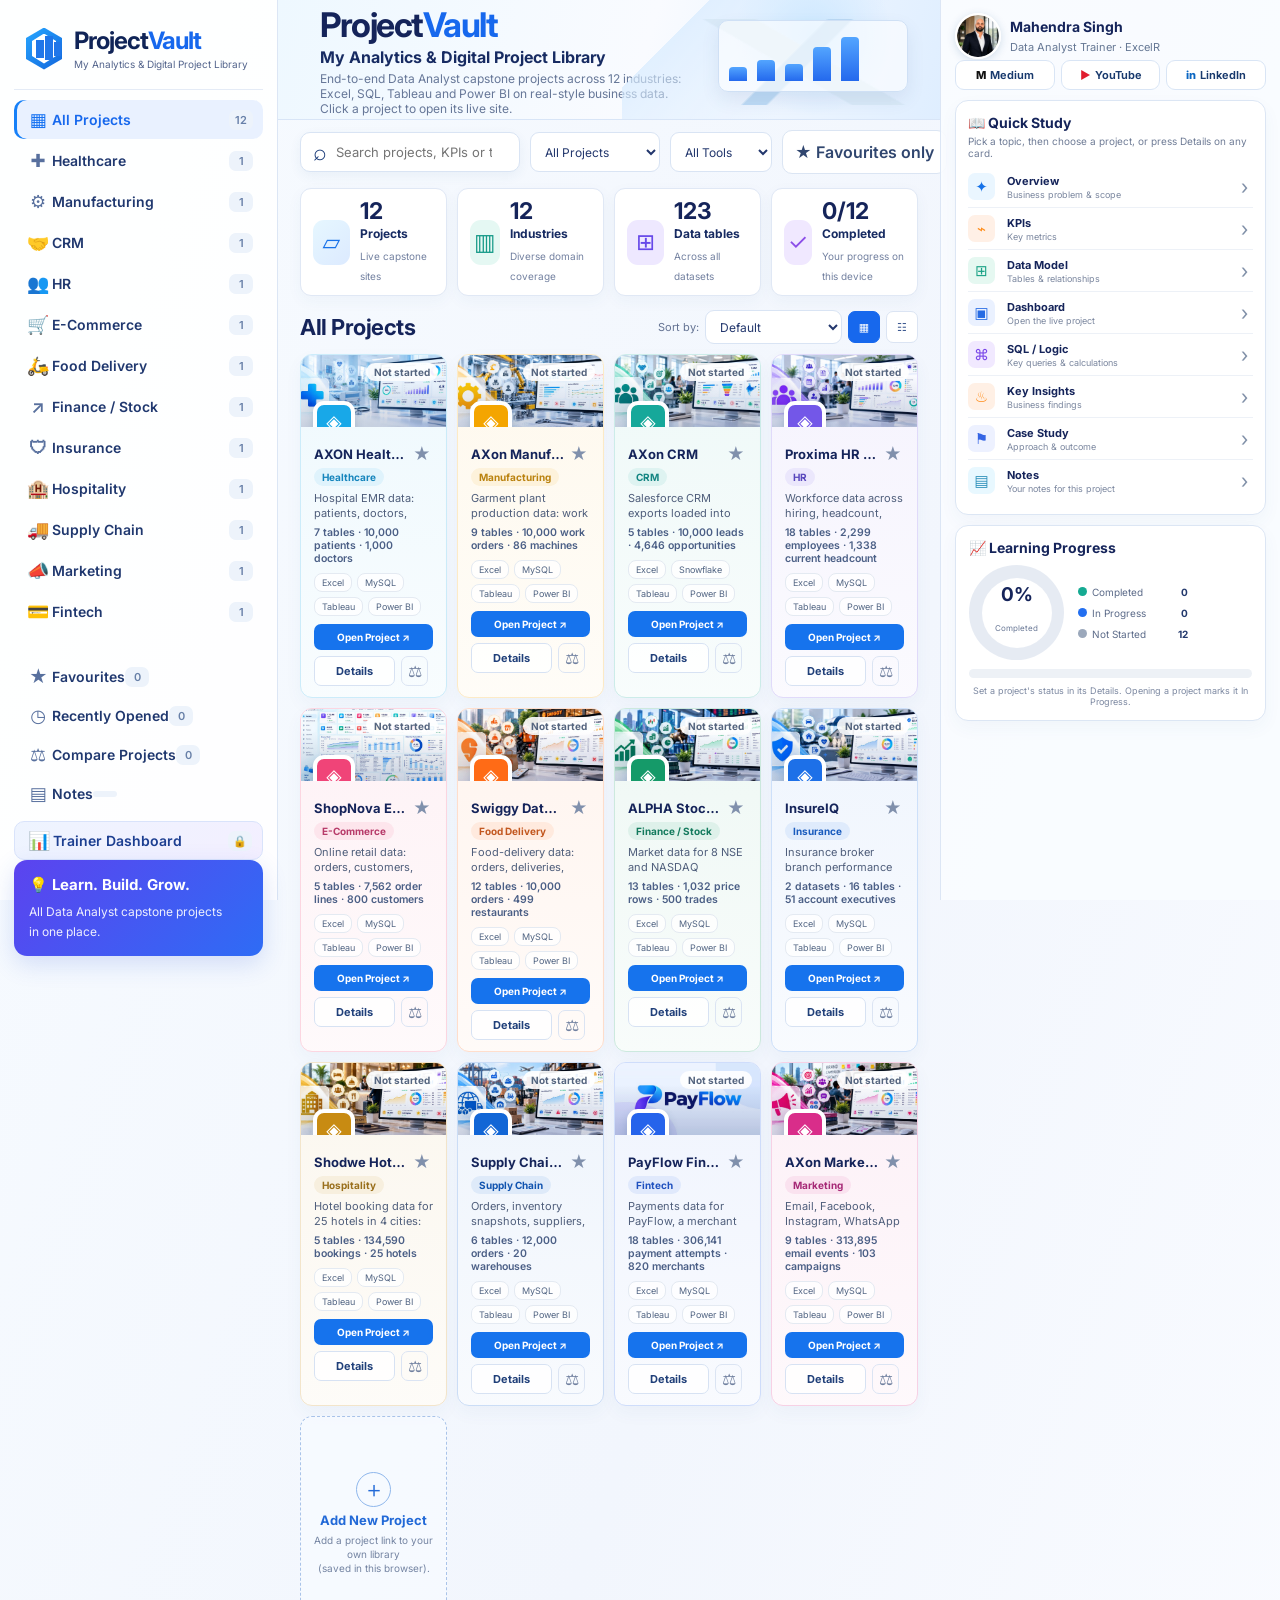
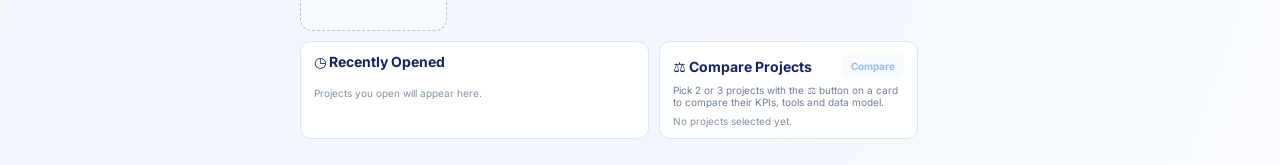
<file: index.html>
<!doctype html>
<html lang="en">
<head>
<meta charset="UTF-8">
<meta name="viewport" content="width=device-width,initial-scale=1">
<title>ProjectVault — Data Analyst Capstone Project Library</title>
<meta name="description" content="Mahendra Singh's library of end-to-end Data Analyst capstone projects: healthcare, manufacturing, CRM, HR, e-commerce, food delivery, stock market, insurance, hospitality, supply chain, marketing and fintech payments.">
<link rel="icon" href="data:image/svg+xml,%3Csvg xmlns='http://www.w3.org/2000/svg' viewBox='0 0 64 64'%3E%3Cpath d='M32 2l28 15v30L32 62 4 47V17z' fill='%231768ed'/%3E%3Crect x='19' y='24' width='6' height='18' fill='%23fff'/%3E%3Crect x='29' y='18' width='6' height='24' fill='%23fff'/%3E%3Crect x='39' y='28' width='6' height='14' fill='%23fff'/%3E%3C/svg%3E">
<link rel="preconnect" href="https://fonts.googleapis.com"><link rel="preconnect" href="https://fonts.gstatic.com" crossorigin>
<link href="https://fonts.googleapis.com/css2?family=Inter:wght@400;500;600;700;800&display=swap" rel="stylesheet">
<link rel="stylesheet" href="styles.css?v=6">
</head>
<body>
<div id="app"><noscript>ProjectVault needs JavaScript to show the project library.</noscript></div>
<script src="app.js?v=7"></script>
</body>
</html>
</file>
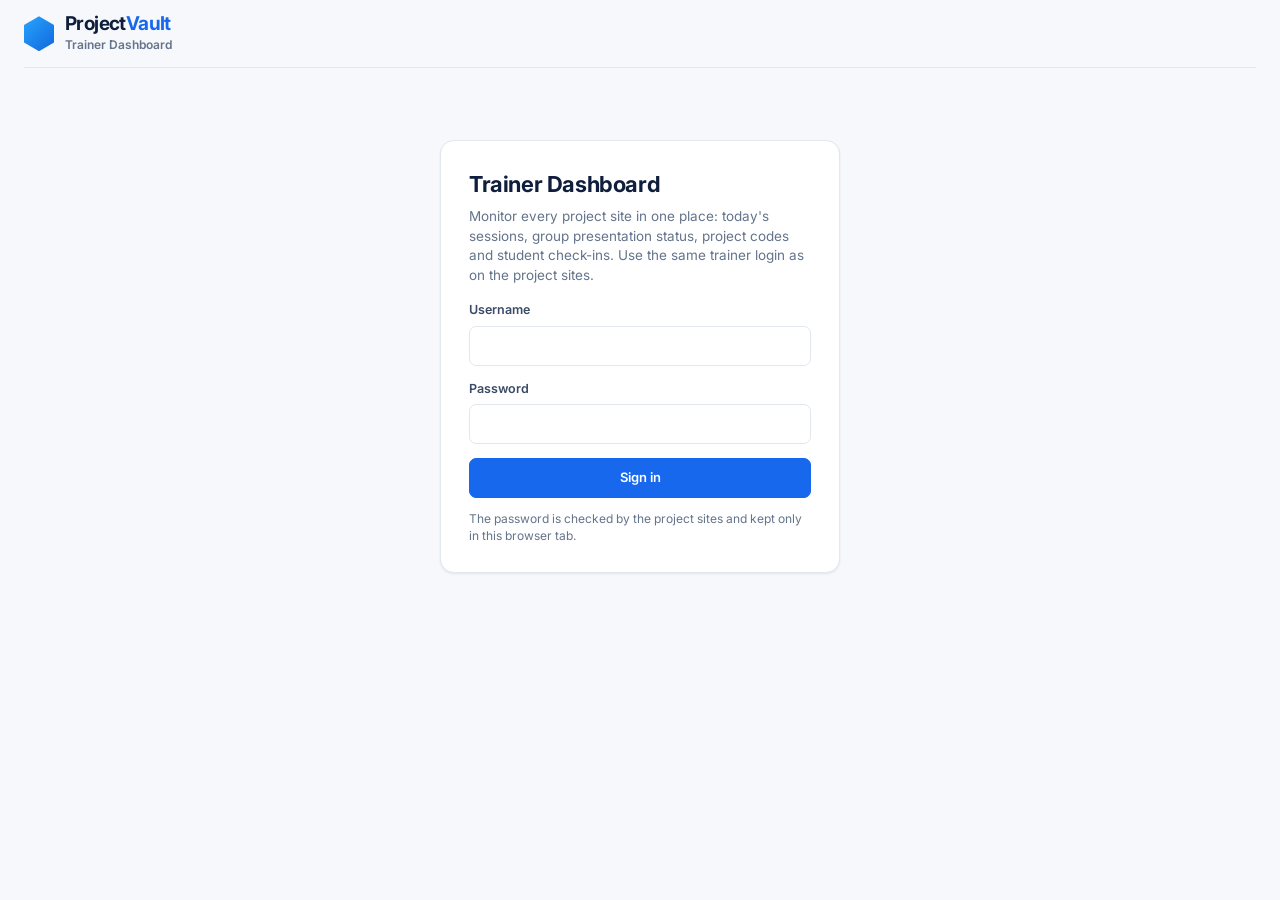
<file: tracker.html>
<!doctype html>
<html lang="en">
<head>
<meta charset="UTF-8">
<meta name="viewport" content="width=device-width,initial-scale=1">
<title>Trainer Dashboard · ProjectVault</title>
<meta name="robots" content="noindex">
<link rel="icon" href="data:image/svg+xml,%3Csvg xmlns='http://www.w3.org/2000/svg' viewBox='0 0 64 64'%3E%3Cpath d='M32 2l28 15v30L32 62 4 47V17z' fill='%231768ed'/%3E%3Crect x='19' y='24' width='6' height='18' fill='%23fff'/%3E%3Crect x='29' y='18' width='6' height='24' fill='%23fff'/%3E%3Crect x='39' y='28' width='6' height='14' fill='%23fff'/%3E%3C/svg%3E">
<link rel="preconnect" href="https://fonts.googleapis.com"><link rel="preconnect" href="https://fonts.gstatic.com" crossorigin>
<link href="https://fonts.googleapis.com/css2?family=Inter:wght@400;500;600;700;800&display=swap" rel="stylesheet">
<link rel="stylesheet" href="tracker.css?v=8">
</head>
<body>
<main id="trk"><noscript>The trainer dashboard needs JavaScript.</noscript></main>
<script src="tracker.js?v=10"></script>
</body>
</html>
</file>
<file: styles.css>
:root{--blue:#1768ed;--navy:#12285f;--ink:#15245a;--muted:#6c7896;--line:#e2e9f5;--bg:#f5f8fe;--card:#fff}*{box-sizing:border-box}html,body{margin:0;min-height:100%;font-family:Inter,ui-sans-serif,system-ui,-apple-system,"Segoe UI",sans-serif;background:var(--bg);color:var(--ink)}button,input,select,textarea{font:inherit}button{cursor:pointer;border:0;background:none;color:inherit}a{text-decoration:none;color:inherit}.shell{display:grid;grid-template-columns:278px minmax(0,1fr) 340px;min-height:100vh;background:linear-gradient(110deg,#f7fbff,#f2f6fd 60%,#f9fbff)}.sidebar{background:#ffffffd9;border-right:1px solid #dce6f5;padding:18px 14px;display:flex;flex-direction:column;position:sticky;top:0;height:100vh}.brand{display:flex;align-items:center;gap:12px;padding:2px 12px 20px}.brand strong{display:block;font-size:24px;letter-spacing:-1px;color:#102457}.brand strong span,.hero h1 span{color:#1768ed}.brand small{font-size:10px;color:#53648c;display:block;margin-top:1px}.brandCube{width:36px;height:42px;position:relative;background:linear-gradient(135deg,#27a6ff,#1266dc);clip-path:polygon(50% 0,100% 25%,100% 75%,50% 100%,0 75%,0 25%);filter:drop-shadow(0 4px 6px #2e7ce54d)}.brandCube:before{content:"";position:absolute;inset:6px;background:#fff;clip-path:polygon(50% 0,100% 25%,100% 75%,50% 100%,0 75%,0 25%)}.brandCube i,.brandCube b,.brandCube em{position:absolute;background:#2076e9;display:block}.brandCube i{width:8px;height:18px;left:10px;top:12px}.brandCube b{width:8px;height:24px;left:19px;top:8px}.brandCube em{width:7px;height:14px;left:28px;top:14px}.nav{display:flex;flex-direction:column;gap:2px}.nav button,.utility{height:39px;border-radius:10px;display:grid;grid-template-columns:28px 1fr 24px;align-items:center;padding:0 10px;color:#20386f;text-align:left;font-weight:600;font-size:14px}.nav button:hover,.utility:hover,.nav button.active{background:#e6f3ff;color:#145be4}.nav button.active{box-shadow:inset 3px 0 #1680f8}.iconGlyph{font-size:18px;text-align:center;color:#58709e}.nav button.active .iconGlyph{color:#1471f2}.nav small,.utility small{font-size:11px;text-align:center;color:#6880a8;background:#edf3fb;border-radius:7px;padding:3px 5px}.navDivider{height:1px;background:#e4ebf6;margin:13px 12px}.sidebarBottom{margin-top:auto;border-radius:13px;padding:15px;background:linear-gradient(135deg,#5c43ef,#2e6cf5);color:#fff;box-shadow:0 8px 24px #315ed62e}.sidebarBottom b{display:block;font-size:15px;margin-bottom:6px}.sidebarBottom span{font-size:12px;line-height:1.45;opacity:.9}.main{padding:0 22px 26px;min-width:0}.hero{height:120px;margin:0 -22px 10px;padding:19px 22px 14px 42px;display:flex;justify-content:space-between;align-items:center;background:linear-gradient(105deg,#eef8ff 0%,#f9fbff 55%,#dfeeff);border-bottom:1px solid #d8e5f7;position:relative;overflow:hidden}.hero:after{content:"";position:absolute;right:0;top:0;width:48%;height:100%;background:radial-gradient(circle at 60% 30%,#bfe3ff 0,transparent 38%),linear-gradient(135deg,transparent 20%,#d8ecff 20%,transparent 62%);opacity:.7}.hero h1{font-size:34px;line-height:1;margin:0 0 5px;letter-spacing:-1.5px}.hero h2{font-size:16px;margin:0 0 4px;color:#172b62}.hero p{font-size:12px;color:#667798;margin:0}.heroArt{width:330px;height:100%;position:relative;z-index:2}.mountain{position:absolute;inset:0;background:linear-gradient(135deg,transparent 44%,#b8d7f3 45% 52%,transparent 53%),linear-gradient(30deg,transparent 43%,#d7e8f7 44% 57%,transparent 58%);opacity:.9}.miniChart{position:absolute;right:10px;bottom:13px;width:190px;height:72px;background:#fff9;border:1px solid #cfe0f5;border-radius:10px;box-shadow:0 8px 18px #31598b18;display:flex;align-items:end;gap:10px;padding:10px}.miniChart span{width:18px;background:linear-gradient(#53a5ff,#2469ed);border-radius:4px 4px 0 0}.miniChart span:nth-child(1){height:28%}.miniChart span:nth-child(2){height:42%}.miniChart span:nth-child(3){height:35%}.miniChart span:nth-child(4){height:68%}.miniChart span:nth-child(5){height:88%}.toolbar{display:grid;grid-template-columns:minmax(250px,1fr) 130px 105px 105px 130px;gap:10px;align-items:center;margin-bottom:14px}.search{height:40px;background:#fff;border:1px solid #d9e4f4;border-radius:10px;display:flex;align-items:center;padding:0 12px;box-shadow:0 4px 12px #335b9410}.search span{font-size:23px;margin-right:7px;color:#193a78}.search input{border:0;outline:0;width:100%;font-size:13px;color:#22356c}.toolbar select,.contentTitle select{height:40px;background:#fff;border:1px solid #d9e4f4;border-radius:9px;padding:0 10px;color:#23376d;font-size:12px;outline:none}.addBtn{height:40px;border-radius:9px;background:linear-gradient(135deg,#1679f5,#2263e8);color:#fff;font-weight:700;box-shadow:0 6px 16px #1c69eb30}.stats{display:grid;grid-template-columns:repeat(4,1fr);gap:10px;margin-bottom:14px}.stat{background:#fff;border:1px solid #e0e8f5;border-radius:11px;padding:11px 12px;display:flex;gap:10px;align-items:center;min-height:76px;box-shadow:0 5px 16px #30598f0b}.statIcon{width:45px;height:45px;border-radius:11px;display:grid;place-items:center;font-size:23px;background:linear-gradient(135deg,#e6f7ff,#dceaff);color:#1872e9}.stat:nth-child(2) .statIcon{background:#e5f8f3;color:#169a88}.stat:nth-child(3) .statIcon{background:#eee8ff;color:#6749e9}.stat:nth-child(4) .statIcon{background:#f0e8ff;color:#8b4de8}.stat strong{font-size:23px;display:block;line-height:1}.stat b{font-size:12px;display:block;margin:3px 0;color:#172b62}.stat small{font-size:10px;color:#7381a0}.contentTitle{display:flex;justify-content:space-between;align-items:center;margin:4px 0 10px}.contentTitle h3{margin:0;font-size:22px;letter-spacing:-.5px}.contentTitle>div{display:flex;align-items:center;gap:6px;color:#647393;font-size:11px}.contentTitle select{height:34px}.viewBtn{height:32px;width:32px;border:1px solid #dbe4f3;border-radius:7px;background:#fff;color:#3e5a91}.grid{display:grid;grid-template-columns:repeat(4,minmax(0,1fr));gap:10px}.card{background:#fff;border:1px solid #dce6f4;border-radius:12px;overflow:hidden;box-shadow:0 7px 18px #32588d0b;min-width:0;transition:.18s}.card:hover{transform:translateY(-2px);box-shadow:0 12px 26px #32588d1b}.cardImg{height:72px;position:relative;overflow:hidden;background:#eaf3ff}.cardImg img{width:100%;height:100%;object-fit:cover;display:block}.cardImg:after{content:"";position:absolute;inset:0;background:linear-gradient(180deg,transparent 30%,#0c286533)}.cardIcon{position:absolute;left:12px;bottom:-16px;width:42px;height:42px;border:4px solid #fff;border-radius:11px;color:#fff;display:grid;place-items:center;font-size:20px;z-index:2;box-shadow:0 5px 10px #1a467033}.cardBody{padding:17px 13px 11px}.cardName{display:flex;align-items:center;gap:4px}.cardName h4{margin:0;font-size:13px;white-space:nowrap;overflow:hidden;text-overflow:ellipsis;flex:1}.star{color:#8090ac;font-size:17px;padding:0 2px}.star.on{color:#ffb71a}.tag{display:inline-block;background:#e8f3ff;color:#1d63cf;border-radius:9px;padding:3px 8px;font-size:10px;font-weight:700;margin:4px 0 5px}.card p{font-size:11px;line-height:1.35;color:#4f5e7b;margin:0 0 7px;height:30px;overflow:hidden}.toolTags{display:flex;gap:5px;flex-wrap:wrap}.toolTags span{font-size:9px;padding:3px 7px;border-radius:8px;background:#eef3f9;color:#526583;border:1px solid #e4eaf2}.cardActions{display:flex;gap:5px;margin-top:8px}.cardActions>button:first-child{height:26px;background:#1673ed;color:#fff;border-radius:7px;padding:0 10px;font-size:10px;font-weight:700}.compare{height:26px;width:27px;border:1px solid #dbe4f3;border-radius:7px;color:#7181a0}.compare.on{color:#f5a800;background:#fff8df}.newCard{border:1.5px dashed #a9c3e9;border-radius:12px;background:#fafdff;min-height:215px;color:#2269d7;display:flex;flex-direction:column;align-items:center;justify-content:center;gap:5px}.newCard div{width:35px;height:35px;border:1px solid #8fb7ec;border-radius:50%;display:grid;place-items:center;font-size:22px}.newCard b{font-size:13px}.newCard span{text-align:center;font-size:10px;color:#7484a2;line-height:1.4}.bottomGrid{display:grid;grid-template-columns:1.35fr 1fr;gap:10px;margin-top:10px}.recentPanel,.comparePanel{background:#fff;border:1px solid #dce6f4;border-radius:11px;padding:11px 13px;min-height:91px}.panelTitle{display:flex;justify-content:space-between;align-items:center}.panelTitle h3{margin:0;font-size:14px}.panelTitle button{font-size:10px;color:#1d66dc;background:#eef5ff;border-radius:7px;padding:7px 9px;font-weight:700}.recentList{display:flex;gap:15px;margin-top:7px;overflow:hidden}.recentList button{display:flex;align-items:center;gap:7px;text-align:left;min-width:120px}.recentList img{width:34px;height:34px;border-radius:7px;object-fit:cover}.recentList b{font-size:10px;display:block;white-space:nowrap}.recentList small{font-size:9px;color:#7c88a1}.comparePanel>p{margin:5px 0 7px;font-size:10px;color:#6f7c97}.chips{display:flex;gap:6px;flex-wrap:wrap}.chips button{font-size:9px;background:#eef5ff;border:1px solid #d6e4f6;border-radius:7px;padding:5px 8px;color:#31527f}.muted,.empty{font-size:10px;color:#8490a8}.rightbar{border-left:1px solid #dce6f5;padding:10px 14px;background:#fafcffe6;position:sticky;top:0;height:100vh}.profile{height:52px;display:flex;align-items:center;gap:9px}.profile .searchIcon{font-size:24px;margin-right:4px}.bell{position:relative;font-size:19px}.bell b{position:absolute;right:-5px;top:-7px;background:#e9344f;color:#fff;font-size:8px;border-radius:9px;padding:2px 4px}.avatar{width:38px;height:38px;border-radius:50%;background:linear-gradient(135deg,#1576df,#0e54a9);color:#fff;display:grid;place-items:center;font-weight:700}.profile strong{font-size:12px;display:block}.profile small{font-size:9px;color:#667895}.profile>span{margin-left:auto}.quick,.progress{background:#fff;border:1px solid #dce6f4;border-radius:13px;box-shadow:0 7px 18px #30598d0b}.quick{padding:13px 12px}.quick h3,.progress h3{margin:0 0 4px;font-size:14px}.quick>p{margin:0 0 7px;font-size:10px;color:#6f7c96}.quick>button{display:grid;grid-template-columns:32px 1fr 12px;gap:7px;align-items:center;width:100%;padding:7px 0;border-bottom:1px solid #edf1f7;text-align:left}.quick>button:last-child{border-bottom:0}.quick i{font-style:normal;width:27px;height:27px;border-radius:7px;display:grid;place-items:center;background:#eaf6ff;color:#1672e8;font-size:15px}.quick>button:nth-of-type(2) i{background:#fff0e6;color:#ff8d1a}.quick>button:nth-of-type(3) i{background:#e5f8f1;color:#1aa286}.quick>button:nth-of-type(4) i{background:#eaf1ff;color:#266be4}.quick>button:nth-of-type(5) i{background:#f1e9ff;color:#7a47e9}.quick>button:nth-of-type(6) i{background:#fff0e5;color:#ff8b17}.quick>button:nth-of-type(7) i{background:#edf1ff;color:#3565e4}.quick>button:nth-of-type(8) i{background:#e8f8ff;color:#2b8fb9}.quick b{display:block;font-size:11px}.quick small{display:block;font-size:9px;color:#7b879f;margin-top:1px}.quick em{font-style:normal;color:#8090a8;font-size:20px}.progress{margin-top:10px;padding:13px}.progressBody{display:flex;align-items:center;gap:14px;margin:9px 0}.donut{width:95px;height:95px;border-radius:50%;background:conic-gradient(#14a98f 0 42%,#e6ebf3 42% 100%);display:grid;place-items:center;position:relative}.donut:before{content:"";position:absolute;width:70px;height:70px;background:#fff;border-radius:50%}.donut strong,.donut span{position:relative;z-index:1}.donut strong{font-size:19px}.donut span{font-size:8px;color:#687795;margin-top:-28px}.progressBody p{font-size:10px;margin:9px 0;color:#5c6b89;min-width:110px}.progressBody p b{float:right;color:#23396d}.dot{display:inline-block;width:9px;height:9px;border-radius:50%;margin-right:5px}.green{background:#15aa92}.blue{background:#236ff0}.gray{background:#9ba8bb}.bar{height:9px;background:#edf1f6;border-radius:9px;overflow:hidden}.bar span{display:block;width:42%;height:100%;background:linear-gradient(90deg,#1c6fe9,#17b887);border-radius:9px}.progress>small{display:block;text-align:center;color:#7c88a1;font-size:9px;margin-top:7px}.overlay{position:fixed;inset:0;background:#11245266;backdrop-filter:blur(5px);display:flex;align-items:center;justify-content:center;z-index:50;padding:20px}.detailModal,.compareModal,.addModal{background:#fff;border-radius:17px;box-shadow:0 25px 70px #081b453d;max-width:900px;width:100%;max-height:90vh;overflow:auto;position:relative}.close{position:absolute;right:14px;top:12px;width:31px;height:31px;border-radius:50%;background:#edf3fb;color:#35527e;font-size:20px;z-index:2}.detailHero{display:grid;grid-template-columns:42% 1fr;gap:22px;padding:20px;border-bottom:1px solid #e6ebf4}.detailHero img{width:100%;height:170px;object-fit:cover;border-radius:11px}.detailHero h2{font-size:26px;margin:7px 0}.detailHero p{font-size:12px;color:#667590;line-height:1.5}.tabs{display:flex;gap:2px;padding:10px 18px;border-bottom:1px solid #e6ebf4;overflow:auto}.tabs button{padding:8px 11px;border-radius:7px;font-size:11px;white-space:nowrap;color:#647391}.tabs button.selected{background:#e9f2ff;color:#1667df;font-weight:700}.detailBody{padding:16px;display:grid;grid-template-columns:1fr 1fr;gap:10px}.infoBox,.noteBox{border:1px solid #e2e9f4;border-radius:10px;padding:13px;background:#fbfdff}.infoBox b,.noteBox b{font-size:11px}.infoBox p{font-size:11px;color:#5c6b87;line-height:1.5;margin:7px 0 0}.infoBox a{display:inline-block;margin-top:9px;background:#176ee9;color:#fff;border-radius:7px;padding:7px 10px;font-size:10px;font-weight:700}.noteBox{grid-column:1/-1}.noteBox textarea{width:100%;min-height:180px;border:1px solid #dce6f4;border-radius:8px;padding:10px;margin-top:8px;outline:none;resize:vertical}.noteBox span{font-size:9px;color:#8792a7}.compareModal{padding:22px}.compareModal h2,.addModal h2{margin:0 0 4px}.compareModal>p,.addModal>p{font-size:11px;color:#70809e}.compareTable{display:grid;grid-template-columns:repeat(3,1fr);gap:10px;margin-top:15px}.compareCol{border:1px solid #dfe7f3;border-radius:10px;padding:10px}.compareCol img{width:100%;height:85px;object-fit:cover;border-radius:7px}.compareCol h3{font-size:12px;margin:7px 0 3px}.compareCol>span{font-size:9px;color:#2369db}.compareCol>b{display:block;font-size:9px;margin-top:10px;color:#1d3a70}.compareCol p{font-size:9px;color:#687792;line-height:1.4}.compareCol button{font-size:9px;color:#e34457;background:#fff0f2;padding:5px 8px;border-radius:6px}.emptyCompare{grid-column:1/-1;border:1px dashed #a9c3e9;border-radius:10px;padding:40px;text-align:center;color:#7b89a3;font-size:11px}.addModal{max-width:470px;padding:22px}.addModal label{display:block;font-size:10px;font-weight:700;margin:13px 0;color:#40557c}.addModal input{display:block;width:100%;height:40px;border:1px solid #dbe5f3;border-radius:8px;margin-top:5px;padding:0 10px;outline:none}.primary{width:100%;height:40px;background:#176ee9;color:#fff;border-radius:8px;font-weight:700;margin-top:8px}@media(max-width:1250px){.shell{grid-template-columns:245px minmax(0,1fr)}.rightbar{display:none}.grid{grid-template-columns:repeat(3,1fr)}}@media(max-width:900px){.shell{display:block}.sidebar{position:relative;height:auto;border-right:0;border-bottom:1px solid #dce6f5}.nav{display:grid;grid-template-columns:repeat(3,1fr)}.sidebarBottom{display:none}.main{padding:0 12px 20px}.hero{margin:0 -12px 10px;padding-left:18px}.heroArt{display:none}.toolbar{grid-template-columns:1fr 1fr}.search{grid-column:1/-1}.stats{grid-template-columns:repeat(2,1fr)}.grid{grid-template-columns:repeat(2,1fr)}.bottomGrid{grid-template-columns:1fr}.detailHero{grid-template-columns:1fr}.compareTable{grid-template-columns:1fr}}@media(max-width:600px){.nav{grid-template-columns:repeat(2,1fr)}.toolbar{grid-template-columns:1fr}.stats{grid-template-columns:1fr}.grid{grid-template-columns:1fr}.hero{height:auto}.hero h1{font-size:28px}.contentTitle{align-items:flex-start;gap:8px}.contentTitle>div{flex-wrap:wrap;justify-content:flex-end}.detailBody{grid-template-columns:1fr}}

/* Personal profile + social links */
.brandButton{border:0;background:transparent;width:100%;text-align:left;display:flex;align-items:center;gap:10px;padding:0;cursor:pointer;color:inherit;font:inherit}
.brandButton:hover{opacity:.92}
.profile .avatar.photo{object-fit:cover;background:#e8f2ff;border:2px solid #fff;box-shadow:0 2px 8px rgba(25,75,140,.12)}
.socialLinks{display:flex;gap:6px;padding:0 0 10px;margin-top:-2px}
.socialLinks a{flex:1;display:flex;align-items:center;justify-content:center;gap:4px;min-width:0;padding:7px 5px;border:1px solid #d9e5f5;border-radius:9px;background:#fff;color:#18396d;text-decoration:none;font-size:11px;font-weight:800;transition:.18s ease}
.socialLinks a:hover{background:#eef6ff;border-color:#9cc7ff;transform:translateY(-1px)}
.socialLinks a span{font-weight:650;white-space:nowrap}
.card{cursor:pointer}
.card:hover{transform:translateY(-2px);box-shadow:0 10px 28px rgba(33,91,160,.12)}
.cardActions button{position:relative;z-index:2}

/* ===== v3 fixes ===== */
.brandButton{text-decoration:none}
.avatarImg{width:46px;height:46px;border-radius:50%;object-fit:cover;border:2px solid #fff;box-shadow:0 2px 8px rgba(25,75,140,.18);flex:none}
.profile strong{font-size:14px}.profile small{font-size:11px}
.socialLinks a b{font-weight:800}.socialLinks a.s-youtube b{color:#e11d2e}.socialLinks a.s-linkedin b{color:#0a66c2}.socialLinks a.s-medium b{color:#111}
.donut{background:conic-gradient(#14a98f 0 calc(var(--p,0)*1%),#e6ebf3 calc(var(--p,0)*1%) 100%)}
.bar span{transition:width .3s}
.utility.active,.nav button.active{background:#e9f1ff;color:#1768ed}
.favToggle{height:44px;border:1px solid #dbe5f3;border-radius:10px;background:#fff;padding:0 12px;font-weight:600;color:#30466f;white-space:nowrap}
.favToggle.on{background:#fff7db;border-color:#f3c84b;color:#8a5a00}
.toolbar{grid-template-columns:minmax(220px,1.6fr) 1fr 1fr auto auto}
.viewBtn.on{background:#1768ed;color:#fff;border-color:#1768ed}
.card{cursor:pointer}.card:focus-visible{outline:3px solid #1768ed;outline-offset:2px}
.card .cardImg{position:relative}
.card .status{position:absolute;right:8px;top:8px;font-size:10px;font-weight:700;padding:3px 8px;border-radius:20px;background:#ffffffe6;color:#55657f}
.card .status.st-inprogress{background:#e3edff;color:#1768ed}.card .status.st-completed{background:#dcf7ec;color:#0f8a5f}
.card .size{font-size:10.5px;color:#4b5f86;font-weight:600;margin:-2px 0 8px}
.cardActions{display:flex;gap:6px;align-items:center}
.cardActions .ghost{height:30px;padding:0 10px;border:1px solid #d7e2f3;border-radius:7px;font-size:11px;font-weight:700;color:#21407a;background:#fff}
.cardActions .ghost:hover{border-color:#1768ed;color:#1768ed}
.cardActions .compare.on{background:#1768ed;color:#fff}
.cardActions button:disabled{opacity:.5}
.grid.listView{grid-template-columns:1fr !important}
.grid.listView .card{display:grid;grid-template-columns:220px 1fr}
.grid.listView .cardImg{height:100%}.grid.listView .cardImg img{height:100%;object-fit:cover}
.grid.listView .newCard{min-height:90px}
.emptyState{grid-column:1/-1;background:#fff;border:1px dashed #cdd9ee;border-radius:14px;padding:26px;text-align:center;display:flex;flex-direction:column;gap:6px;align-items:center}
.emptyState button{margin-top:6px;background:#1768ed;color:#fff;border-radius:8px;padding:8px 14px;font-weight:600}
.panelTitle button:disabled{opacity:.45;cursor:not-allowed}
.recentList button small{color:#1768ed}
.detailActions{display:flex;gap:10px;align-items:center;flex-wrap:wrap;margin-top:12px}
.primary{background:#1768ed;color:#fff;border-radius:9px;padding:9px 16px;font-weight:700;display:inline-block}
.primary:hover{background:#0f57c9}
.danger{background:#fff1f2;color:#be123c;border:1px solid #fecdd3;border-radius:9px;padding:8px 12px;font-weight:600}
.statusSel{font-size:12px;font-weight:600;color:#40557c;display:flex;align-items:center;gap:6px}
.statusSel select{height:34px;border:1px solid #dbe5f3;border-radius:8px;padding:0 8px;background:#fff}
.infoBox ul{margin:6px 0 0;padding-left:18px;font-size:12.5px;color:#4a5a7c;line-height:1.55}
.infoBox .mono{font-family:ui-monospace,Menlo,monospace;word-break:break-all}
.infoBox .primary{margin-top:8px}
.noteBox textarea{min-height:180px}
.pickModal,.compareModal{background:#fff;border-radius:17px;box-shadow:0 25px 70px #081b453d;max-width:760px;width:100%;max-height:90vh;overflow:auto;position:relative;padding:22px}
.pickModal h2{margin:0 0 14px;font-size:20px}
.pickList{display:grid;grid-template-columns:repeat(2,1fr);gap:8px}
.pickList button{display:flex;gap:10px;align-items:center;text-align:left;border:1px solid #e2e9f5;border-radius:10px;padding:8px;background:#fff}
.pickList button:hover{border-color:#1768ed;background:#f4f8ff}
.pickList img{width:64px;height:40px;object-fit:cover;border-radius:6px}
.pickList small{display:block;color:#6c7896;font-size:11px}
.compareCol .row{display:flex;gap:8px;margin-top:10px}.compareCol .row button:not(.primary){border:1px solid #dbe5f3;border-radius:9px;padding:8px 12px}
.addModal select{display:block;width:100%;height:40px;border:1px solid #dbe5f3;border-radius:8px;margin-top:5px;padding:0 10px;background:#fff}
.formErr{color:#be123c;font-size:12px;min-height:14px;margin:4px 0}
.addModal .primary{width:100%;margin-top:6px}
.close{position:absolute;right:12px;top:10px;width:34px;height:34px;border-radius:50%;background:#f1f5fb;font-size:20px;z-index:2}
body.modalOpen{overflow:hidden}
#toast{position:fixed;left:50%;bottom:24px;transform:translateX(-50%) translateY(20px);background:#12285f;color:#fff;padding:10px 16px;border-radius:10px;font-size:13px;opacity:0;pointer-events:none;transition:.25s;z-index:80}
#toast.show{opacity:1;transform:translateX(-50%) translateY(0)}
@media(max-width:1250px){.rightbar{display:block;grid-column:1/-1;position:static;height:auto;border-left:0;border-top:1px solid #dce6f5;display:grid;grid-template-columns:1fr 1fr;gap:16px;padding:20px}.rightbar .profile,.rightbar .socialLinks{grid-column:1/-1}.toolbar{grid-template-columns:1fr 1fr 1fr}.search{grid-column:1/-1}}
@media(max-width:900px){.nav{display:flex;flex-direction:row;overflow-x:auto;gap:6px;padding-bottom:6px;scrollbar-width:thin}.nav button{flex:none;grid-template-columns:22px auto auto;gap:4px;height:36px;border:1px solid #e2e9f5;background:#fff}.nav button small{margin-left:4px}#utility{display:flex;overflow-x:auto;gap:6px}#utility .utility{flex:none;grid-template-columns:22px auto auto;gap:4px;border:1px solid #e2e9f5;background:#fff}.navDivider{display:none}.rightbar{grid-template-columns:1fr}.grid.listView .card{grid-template-columns:1fr}.pickList{grid-template-columns:1fr}}
@media(max-width:600px){.toolbar{grid-template-columns:1fr 1fr}.search{grid-column:1/-1}.addBtn,.favToggle{width:100%}.detailHero img{max-height:160px;object-fit:cover}}
.rightbar{overflow-y:auto}
.cardActions{display:grid;grid-template-columns:1fr 1fr 32px;gap:6px}
.cardActions .openBtn{grid-column:1/-1;white-space:nowrap;height:32px;font-size:12px}
.cardActions .ghost,.cardActions .compare{height:30px}
.cardActions .ghost{grid-column:1/3}
.grid.listView .cardActions{grid-template-columns:auto auto 32px;justify-content:start}
.grid.listView .cardActions .openBtn{grid-column:auto;padding:0 14px}.grid.listView .cardActions .ghost{grid-column:auto}
.detailActions .primary{width:auto;height:auto;font-size:14px;padding:10px 18px}
@media(max-width:600px){.stats{grid-template-columns:1fr 1fr !important}.stat{padding:12px}.stat strong{font-size:22px}.stat small{display:none}}
.hero p{max-width:520px}
/* light tinted project cards (each in its own project colour) */
.card{background:linear-gradient(180deg,color-mix(in srgb,var(--c,#1768ed) 7%,#fff),color-mix(in srgb,var(--c,#1768ed) 3%,#fff));border-color:color-mix(in srgb,var(--c,#1768ed) 22%,#fff)}
.card:hover{border-color:color-mix(in srgb,var(--c,#1768ed) 45%,#fff);box-shadow:0 12px 28px color-mix(in srgb,var(--c,#1768ed) 18%,transparent)}
.card .tag{background:color-mix(in srgb,var(--c,#1768ed) 14%,#fff);color:color-mix(in srgb,var(--c,#1768ed) 75%,#0b1a3a)}
.card .toolTags span{background:#ffffffcc}
.card .cardActions .ghost{background:#ffffffcc}
.newCard{background:#f7faffcc}

/* ===== v5: sidebar logo spacing + trainer dashboard link ===== */
.sidebar .brand.brandButton{padding:8px 12px 18px;margin:0 0 10px;border-bottom:1px solid #e4ebf6;border-radius:0;gap:12px}
.sidebar .brand.brandButton .brandCube{flex:none}
.sidebar .brand small{margin-top:3px;line-height:1.3}
.utility.trainerLink{margin-top:8px;background:linear-gradient(135deg,#eef4ff,#f3efff);border:1px solid #d9e3fb;color:#1d3f91}
.utility.trainerLink:hover{background:#e3edff}
</file>
<file: tracker.css>
/* ProjectVault · Trainer Dashboard */
:root{
  --bg:#F6F8FB;--surface:#fff;--sunken:#F1F4F9;--ink:#0F1E3D;--ink2:#3B4A66;--muted:#64748B;--line:#E3E8EF;--line2:#EEF1F6;
  --primary:#1768ED;--primary-ink:#fff;--primary-soft:#EAF1FE;
  --ok:#15803D;--ok-bg:#DCFCE7;--warn:#B45309;--warn-bg:#FEF3C7;--bad:#B91C1C;--bad-bg:#FEE2E2;--pend:#CBD5E1;
  --r:10px;--r-sm:7px;--sh:0 1px 2px rgba(15,30,61,.05),0 1px 3px rgba(15,30,61,.04);--sh-lg:0 12px 40px rgba(15,30,61,.16);
  --f:Inter,ui-sans-serif,system-ui,-apple-system,"Segoe UI",sans-serif;
}
*{box-sizing:border-box}
html,body{margin:0;background:var(--bg);color:var(--ink);font-family:var(--f);font-size:14px;line-height:1.45;-webkit-font-smoothing:antialiased}
button,input,select{font:inherit;color:inherit}
a{color:inherit}
:focus-visible{outline:2px solid var(--primary);outline-offset:2px;border-radius:4px}
.muted{color:var(--muted);font-weight:400}.sm{font-size:12.5px}.r{text-align:right}.c{text-align:center}
.sr{position:absolute;width:1px;height:1px;overflow:hidden;clip:rect(0 0 0 0);white-space:nowrap}
.dot{display:inline-block;width:8px;height:8px;border-radius:50%;margin-right:7px;flex:none;vertical-align:1px}
#trk{max-width:1440px;margin:0 auto;padding:0 24px 48px}

/* header */
.tb{display:flex;align-items:center;justify-content:space-between;gap:16px;flex-wrap:wrap;padding:14px 0;border-bottom:1px solid var(--line);position:sticky;top:0;z-index:30;background:rgba(246,248,251,.94);backdrop-filter:blur(8px)}
.brand{display:flex;align-items:center;gap:11px;text-decoration:none}
.brand b{display:block;font-size:19px;letter-spacing:-.6px;line-height:1.1}.brand b i{font-style:normal;color:var(--primary)}
.brand small{display:block;font-size:12px;color:var(--muted);font-weight:600;margin-top:1px}
.cube{width:30px;height:35px;background:linear-gradient(135deg,#27a6ff,#1266dc);clip-path:polygon(50% 0,100% 25%,100% 75%,50% 100%,0 75%,0 25%);flex:none}
.tools{display:flex;align-items:center;gap:8px;flex-wrap:wrap;justify-content:flex-end}
.fld{display:inline-flex;align-items:center;gap:6px;font-size:12.5px;color:var(--muted)}
select,input[type=search]{height:34px;border:1px solid var(--line);border-radius:var(--r-sm);background:var(--surface);padding:0 10px;font-size:13px}
select{padding-right:6px;cursor:pointer}
input[type=search]:focus,select:focus{border-color:var(--primary);outline:none;box-shadow:0 0 0 3px var(--primary-soft)}
.switch{display:inline-flex;align-items:center;gap:7px;font-size:13px;cursor:pointer;user-select:none;color:var(--ink2)}
.switch input{position:absolute;opacity:0;width:1px;height:1px}
.knob{width:30px;height:18px;border-radius:9px;background:var(--pend);position:relative;transition:.15s;flex:none}
.knob:after{content:"";position:absolute;left:2px;top:2px;width:14px;height:14px;border-radius:50%;background:#fff;box-shadow:0 1px 2px rgba(0,0,0,.2);transition:.15s}
.switch input:checked+.knob{background:var(--primary)}.switch input:checked+.knob:after{left:14px}
.switch input:focus-visible+.knob{outline:2px solid var(--primary);outline-offset:2px}
.upd{font-size:12px;color:var(--muted);display:inline-flex;align-items:center;gap:6px;min-width:0}
.btn{height:34px;padding:0 13px;border-radius:var(--r-sm);border:1px solid var(--primary);background:var(--primary);color:var(--primary-ink);font-weight:600;font-size:13px;cursor:pointer;display:inline-flex;align-items:center;justify-content:center;gap:6px;text-decoration:none;white-space:nowrap;transition:background .12s,border-color .12s}
.btn:hover{background:#0F5BD6}.btn[disabled]{opacity:.55;cursor:not-allowed}
.btn.ghost{background:var(--surface);color:var(--ink2);border-color:var(--line)}.btn.ghost:hover{border-color:#C9D3E1;background:#FAFBFD}
.btn.sm{height:28px;padding:0 10px;font-size:12px}.btn.icon{width:28px;padding:0}.btn.block{width:100%;height:40px}
.spin{width:12px;height:12px;border:2px solid currentColor;border-right-color:transparent;border-radius:50%;animation:sp .7s linear infinite;display:inline-block}
@keyframes sp{to{transform:rotate(360deg)}}
.loadbar{height:2px;background:linear-gradient(90deg,transparent,var(--primary),transparent);background-size:40% 100%;background-repeat:no-repeat;animation:lb 1.1s linear infinite;margin-bottom:-2px}
@keyframes lb{from{background-position:-40% 0}to{background-position:140% 0}}
.alert{display:flex;align-items:center;justify-content:space-between;gap:12px;background:var(--bad-bg);border:1px solid #FECACA;color:#7F1D1D;border-radius:var(--r);padding:9px 12px;margin-top:14px;font-size:13px}
.toast{position:fixed;bottom:20px;left:50%;transform:translateX(-50%);background:var(--ink);color:#fff;padding:10px 16px;border-radius:var(--r);font-size:13px;box-shadow:var(--sh-lg);z-index:60}

/* login */
.login{max-width:400px;margin:72px auto;background:var(--surface);border:1px solid var(--line);border-radius:14px;padding:28px;box-shadow:var(--sh)}
.login h1{margin:0 0 6px;font-size:22px;letter-spacing:-.4px}.login p{font-size:13.5px;color:var(--muted);margin:0 0 16px}
.login label{display:block;font-size:12.5px;font-weight:600;margin:0 0 14px;color:var(--ink2)}
.login input{display:block;width:100%;height:40px;border:1px solid var(--line);border-radius:var(--r-sm);padding:0 12px;margin-top:6px;font-size:14px}
.login input:focus{border-color:var(--primary);outline:none;box-shadow:0 0 0 3px var(--primary-soft)}
.login small{display:block;margin-top:12px;font-size:12px;color:var(--muted)}

/* KPIs */
.kpis{display:grid;grid-template-columns:repeat(6,minmax(0,1fr));gap:10px;margin:18px 0 12px}
.kpis.four{grid-template-columns:repeat(4,minmax(0,1fr));margin-top:0}
.kpi{background:var(--surface);border:1px solid var(--line);border-radius:var(--r);padding:11px 14px;box-shadow:var(--sh);min-width:0}
.kl{display:block;font-size:11.5px;font-weight:600;color:var(--muted);text-transform:uppercase;letter-spacing:.04em;white-space:nowrap;overflow:hidden;text-overflow:ellipsis}
.kv{display:block;font-size:24px;font-weight:700;letter-spacing:-.5px;margin:3px 0 1px;font-variant-numeric:tabular-nums}
.kc{display:block;font-size:12px;color:var(--muted);white-space:nowrap;overflow:hidden;text-overflow:ellipsis}
.kpi.warn .kc{color:var(--warn)}.kpi.bad .kc{color:var(--bad);font-weight:600}.kpi.bad{border-color:#FBD5D5}

/* context row: site filter + exceptions */
.ctx{display:flex;align-items:flex-start;gap:12px;margin-bottom:14px;flex-wrap:wrap}
.sitef{position:relative;flex:none}
.sitebtn{height:34px;display:inline-flex;align-items:center;gap:2px;border:1px solid var(--line);background:var(--surface);border-radius:var(--r-sm);padding:0 10px 0 12px;font-weight:600;font-size:13px;cursor:pointer;max-width:320px}
.sitebtn:hover{border-color:#C9D3E1}.car{margin-left:8px;color:var(--muted);font-size:11px}
.pop{position:absolute;left:0;top:calc(100% + 6px);width:330px;background:var(--surface);border:1px solid var(--line);border-radius:var(--r);box-shadow:var(--sh-lg);padding:8px;z-index:40}
.pop.right{left:auto;right:0;width:220px;padding:8px 12px}
.pop input[type=search]{width:100%;margin-bottom:6px}
.pop ul{list-style:none;margin:0;padding:0;max-height:340px;overflow:auto}
.pop li button{width:100%;display:flex;align-items:center;justify-content:space-between;gap:10px;border:0;background:none;padding:8px;border-radius:6px;cursor:pointer;text-align:left;font-size:13px}
.pop li button span{display:inline-flex;align-items:center;min-width:0}
.pop li button:hover,.pop li button:focus-visible{background:var(--sunken);outline:none}.pop li button.on{background:var(--primary-soft);color:var(--primary);font-weight:600}
.pop li small{color:var(--muted);font-size:11.5px;white-space:nowrap}.pad{padding:8px}
.pop label{display:flex;align-items:center;gap:8px;padding:5px 0;font-size:13px;cursor:pointer}
.st{display:inline-block;font-size:11px;font-weight:600;padding:1px 7px;border-radius:10px}
.st.ok{background:var(--ok-bg);color:var(--ok)}.st.warn{background:var(--warn-bg);color:var(--warn)}.st.bad{background:var(--bad-bg);color:var(--bad)}
.exc{list-style:none;margin:0;padding:0;display:flex;gap:8px;flex-wrap:wrap;flex:1;min-width:0}
.exc li{display:flex;flex-direction:column;border:1px solid var(--line);background:var(--surface);border-left:3px solid var(--warn);border-radius:var(--r-sm);padding:5px 10px;font-size:12.5px;max-width:420px;min-width:0}
.exc li.bad{border-left-color:var(--bad)}.exc li b{font-weight:600}.exc li span{color:var(--muted);font-size:12px;white-space:nowrap;overflow:hidden;text-overflow:ellipsis}
.allok{font-size:12.5px;color:var(--ok);align-self:center}

/* tabs */
.tabs{display:flex;gap:2px;border-bottom:1px solid var(--line);margin-bottom:16px;overflow-x:auto;scrollbar-width:none}
.tabs button{border:0;background:none;padding:10px 14px;font-size:13.5px;font-weight:600;color:var(--muted);cursor:pointer;border-bottom:2px solid transparent;margin-bottom:-1px;white-space:nowrap;display:inline-flex;align-items:center;gap:7px}
.tabs button:hover{color:var(--ink)}.tabs button.on{color:var(--primary);border-bottom-color:var(--primary)}
.cnt{font-size:11px;font-weight:600;background:var(--sunken);color:var(--ink2);border-radius:9px;padding:1px 7px}.tabs button.on .cnt{background:var(--primary-soft);color:var(--primary)}
.tabs.sm button{font-size:13px;padding:8px 12px}

/* sections, cards */
.sect{margin-bottom:22px}.sect h2,.card h2{font-size:15px;margin:0 0 10px;letter-spacing:-.2px}
.card{background:var(--surface);border:1px solid var(--line);border-radius:var(--r);padding:14px 16px;box-shadow:var(--sh);margin-bottom:18px}
.ch{display:flex;justify-content:space-between;align-items:baseline;gap:10px;flex-wrap:wrap}.ch .muted{font-size:12px}
.empty{background:var(--surface);border:1px dashed #D3DBE7;border-radius:var(--r);padding:28px;text-align:center;display:flex;flex-direction:column;gap:4px}
.empty b{font-size:14px}.empty span{color:var(--muted);font-size:13px}.empty.sm{padding:16px}
.note{font-size:12px;color:var(--muted);margin:8px 2px;display:flex;align-items:center;gap:6px;flex-wrap:wrap}
.chip{display:inline-flex;align-items:center;font-size:11px;font-weight:600;padding:1px 8px;border-radius:10px;background:var(--sunken);color:var(--ink2);white-space:nowrap}
.chip.live{background:var(--ok-bg);color:var(--ok)}.chip.upcoming{background:var(--primary-soft);color:var(--primary)}.chip.ended{background:var(--sunken);color:var(--muted)}.chip.warn{background:var(--warn-bg);color:var(--warn)}.chip.done{background:var(--ok-bg);color:var(--ok)}
.tool{display:inline-block;font-size:11.5px;font-weight:600;color:var(--ink2);background:var(--sunken);border:1px solid var(--line);border-radius:6px;padding:1px 7px}
.warn-t{color:var(--warn);font-weight:500}

/* session cards */
.sessions{display:grid;grid-template-columns:repeat(auto-fill,minmax(330px,1fr));gap:12px}
.sess{background:var(--surface);border:1px solid var(--line);border-radius:var(--r);padding:14px 16px;box-shadow:var(--sh);display:flex;flex-direction:column;gap:6px}
.sess.live{border-color:#A7E3BC;box-shadow:0 0 0 1px #A7E3BC,var(--sh)}
.sh>div{display:flex;align-items:center;justify-content:space-between;gap:8px;flex-wrap:wrap}
.stime{white-space:nowrap;font-size:15px;font-weight:700;letter-spacing:-.2px;font-variant-numeric:tabular-nums}
.scode{display:flex;align-items:center;gap:8px}.scode b{font-size:18px;letter-spacing:-.3px}
.ssite{font-size:12.5px;color:var(--muted);display:flex;align-items:center}
.seg{display:inline-flex;width:64px;height:6px;background:var(--pend);border-radius:3px;overflow:hidden;vertical-align:middle}
.seg i{display:block;height:100%}.seg .d{background:var(--ok)}.seg .a{background:var(--bad)}
.seg.wide{width:100%;height:8px;margin-top:4px;border-radius:4px}
.segn{font-size:12px;margin-left:7px;font-variant-numeric:tabular-nums;color:var(--ink2)}
.seg-k{display:inline-block;width:10px;height:6px;border-radius:2px}.seg-k.d{background:var(--ok)}.seg-k.a{background:var(--bad)}.seg-k.p{background:var(--pend)}
.leg{display:flex;gap:12px;font-size:12.5px;flex-wrap:wrap}.leg span:before{content:"";display:inline-block;width:8px;height:8px;border-radius:2px;margin-right:5px;vertical-align:0}
.l-d:before{background:var(--ok)}.l-p:before{background:var(--pend)}.l-a:before{background:var(--bad)}
.sess p{margin:0}
.sf{display:flex;align-items:center;justify-content:space-between;gap:8px;flex-wrap:wrap;margin-top:6px;padding-top:9px;border-top:1px solid var(--line2);font-size:12.5px;color:var(--ink2)}
.acts{display:inline-flex;gap:6px}

/* tables */
.bar2{display:flex;align-items:center;gap:8px;margin-bottom:10px;flex-wrap:wrap}.bar2 input[type=search]{flex:1;min-width:220px}
.colsm{position:relative}
.twrap{overflow:auto;background:var(--surface);border:1px solid var(--line);border-radius:var(--r);box-shadow:var(--sh)}
.twrap.tall{max-height:calc(100vh - 300px);min-height:200px}
.tbl{border-collapse:separate;border-spacing:0;width:100%;font-size:13px}
.tbl th{position:sticky;top:0;z-index:2;background:#F7F9FC;text-align:left;font-size:11.5px;font-weight:600;text-transform:uppercase;letter-spacing:.03em;color:var(--muted);padding:0 10px;height:36px;border-bottom:1px solid var(--line);white-space:nowrap}
.tbl th.r{text-align:right}.tbl th.c{text-align:center}
.tbl th.sortable button{all:unset;cursor:pointer;display:inline-flex;align-items:center;gap:2px;height:100%;text-transform:inherit;letter-spacing:inherit}
.tbl th.sortable button:hover{color:var(--ink)}.tbl th.sortable button:focus-visible{outline:2px solid var(--primary)}
.tbl th[aria-sort=ascending],.tbl th[aria-sort=descending]{color:var(--ink)}
.tbl td{padding:9px 10px;border-bottom:1px solid var(--line2);vertical-align:middle;white-space:nowrap;background:var(--surface)}
.tbl tbody tr:last-child td{border-bottom:0}
.tbl td.wrap{white-space:normal;min-width:150px;max-width:280px}
.tbl .sub{font-size:12px;color:var(--muted);margin-top:1px;display:flex;align-items:center}
.tbl .stick{position:sticky;left:0;z-index:1;box-shadow:1px 0 0 var(--line)}.tbl th.stick{z-index:3}
.tbl tbody tr[data-open]{cursor:pointer}.tbl tbody tr[data-open]:hover td{background:#F7FAFF}.tbl tbody tr[data-open]:focus-visible td{background:var(--primary-soft)}
.tbl tbody tr[data-open]:focus-visible{outline:none}
.tbl tr.tot td{font-weight:600;background:#FAFBFD;border-top:1px solid var(--line)}
.pbar{display:inline-block;width:56px;height:6px;border-radius:3px;background:var(--sunken);overflow:hidden;vertical-align:middle;margin-right:4px}.pbar i{display:block;height:100%;background:var(--primary)}
.spark{display:inline-flex;gap:1px;vertical-align:middle}.spark i{width:3px;height:14px;background:#E6EBF2;border-radius:1px}.spark i.on{background:var(--primary)}
.mx td.c{font-size:15px}
.att th.c,.att td.c{min-width:30px;padding:6px 4px;text-align:center}.att th.pres,.att td.pres{background:#F0F5FF}.att .ck{color:var(--primary);font-size:13px}
.att td.stick{min-width:170px}

/* chart */
.chart{width:100%;height:auto;display:block;margin-top:6px}
.legend{display:flex;gap:14px;flex-wrap:wrap;font-size:12px;margin-top:8px;color:var(--ink2)}.legend span{display:inline-flex;align-items:center}

/* drawer */
.ov{position:fixed;inset:0;background:rgba(15,30,61,.35);z-index:50;display:flex;justify-content:flex-end}
.drawer{width:min(1100px,100%);height:100%;background:var(--bg);overflow:auto;padding:20px 24px;box-shadow:var(--sh-lg);animation:sl .18s ease-out}
@keyframes sl{from{transform:translateX(24px);opacity:.6}}
.dh{display:flex;justify-content:space-between;align-items:flex-start;gap:12px;margin-bottom:10px}
.dh h2{margin:0;font-size:22px;letter-spacing:-.4px;display:flex;align-items:center;gap:10px;flex-wrap:wrap}.dh h2 .muted{font-size:14px;font-weight:500;display:inline-flex;align-items:center}
.dh p{margin:4px 0 0;font-size:13px}

/* responsive */
@media (max-width:1200px){.kpis{grid-template-columns:repeat(3,minmax(0,1fr))}}
@media (max-width:860px){
  .tb{position:static}.tools{justify-content:flex-start;width:100%}.upd{order:9;width:100%}
  .ctx{flex-direction:column}.exc{width:100%}.exc li{max-width:none;flex:1 1 100%}
  .kpis.four{grid-template-columns:repeat(2,minmax(0,1fr))}
}
@media (max-width:560px){
  #trk{padding:0 12px 32px}.kpis{grid-template-columns:repeat(2,minmax(0,1fr))}.kv{font-size:21px}.kl,.kc{white-space:normal}
  .sessions{grid-template-columns:1fr}.sitebtn{max-width:100%}.pop{width:calc(100vw - 24px)}
  .drawer{padding:14px}.dh{flex-direction:column}.bar2 input[type=search]{min-width:100%}
}
@media (prefers-reduced-motion:reduce){*{animation:none!important;transition:none!important}}
/* review / viva / certificate (Dexa Coach) */
.chip.bad{background:var(--bad-bg);color:var(--bad)}
.wkg{border:1px solid var(--line);border-radius:12px;padding:12px 14px;margin:0 0 12px;background:var(--surface,transparent)}
.wkg-h{display:flex;gap:10px;align-items:baseline;flex-wrap:wrap;font-size:13.5px;margin-bottom:10px}
.wkg-row{display:flex;gap:8px;overflow-x:auto;padding-bottom:4px}
.wkg-c{flex:none;min-width:104px;border:1px solid var(--line);border-left:4px solid var(--ok);border-radius:10px;padding:8px 10px;display:flex;flex-direction:column;gap:2px;font-size:12.5px}
.wkg-c b{font-size:20px;line-height:1}.wkg-c small{color:var(--muted);display:flex;align-items:center;gap:4px}
.wkg-c.mid{border-left-color:var(--warn)}.wkg-c.low{border-left-color:var(--bad)}.wkg-c.low b{color:var(--bad)}.wkg-c.mid b{color:var(--warn)}
.h3{font-size:15px;margin:18px 0 8px;font-weight:700}.h3 .muted{font-weight:400;font-size:13px}
</file>
